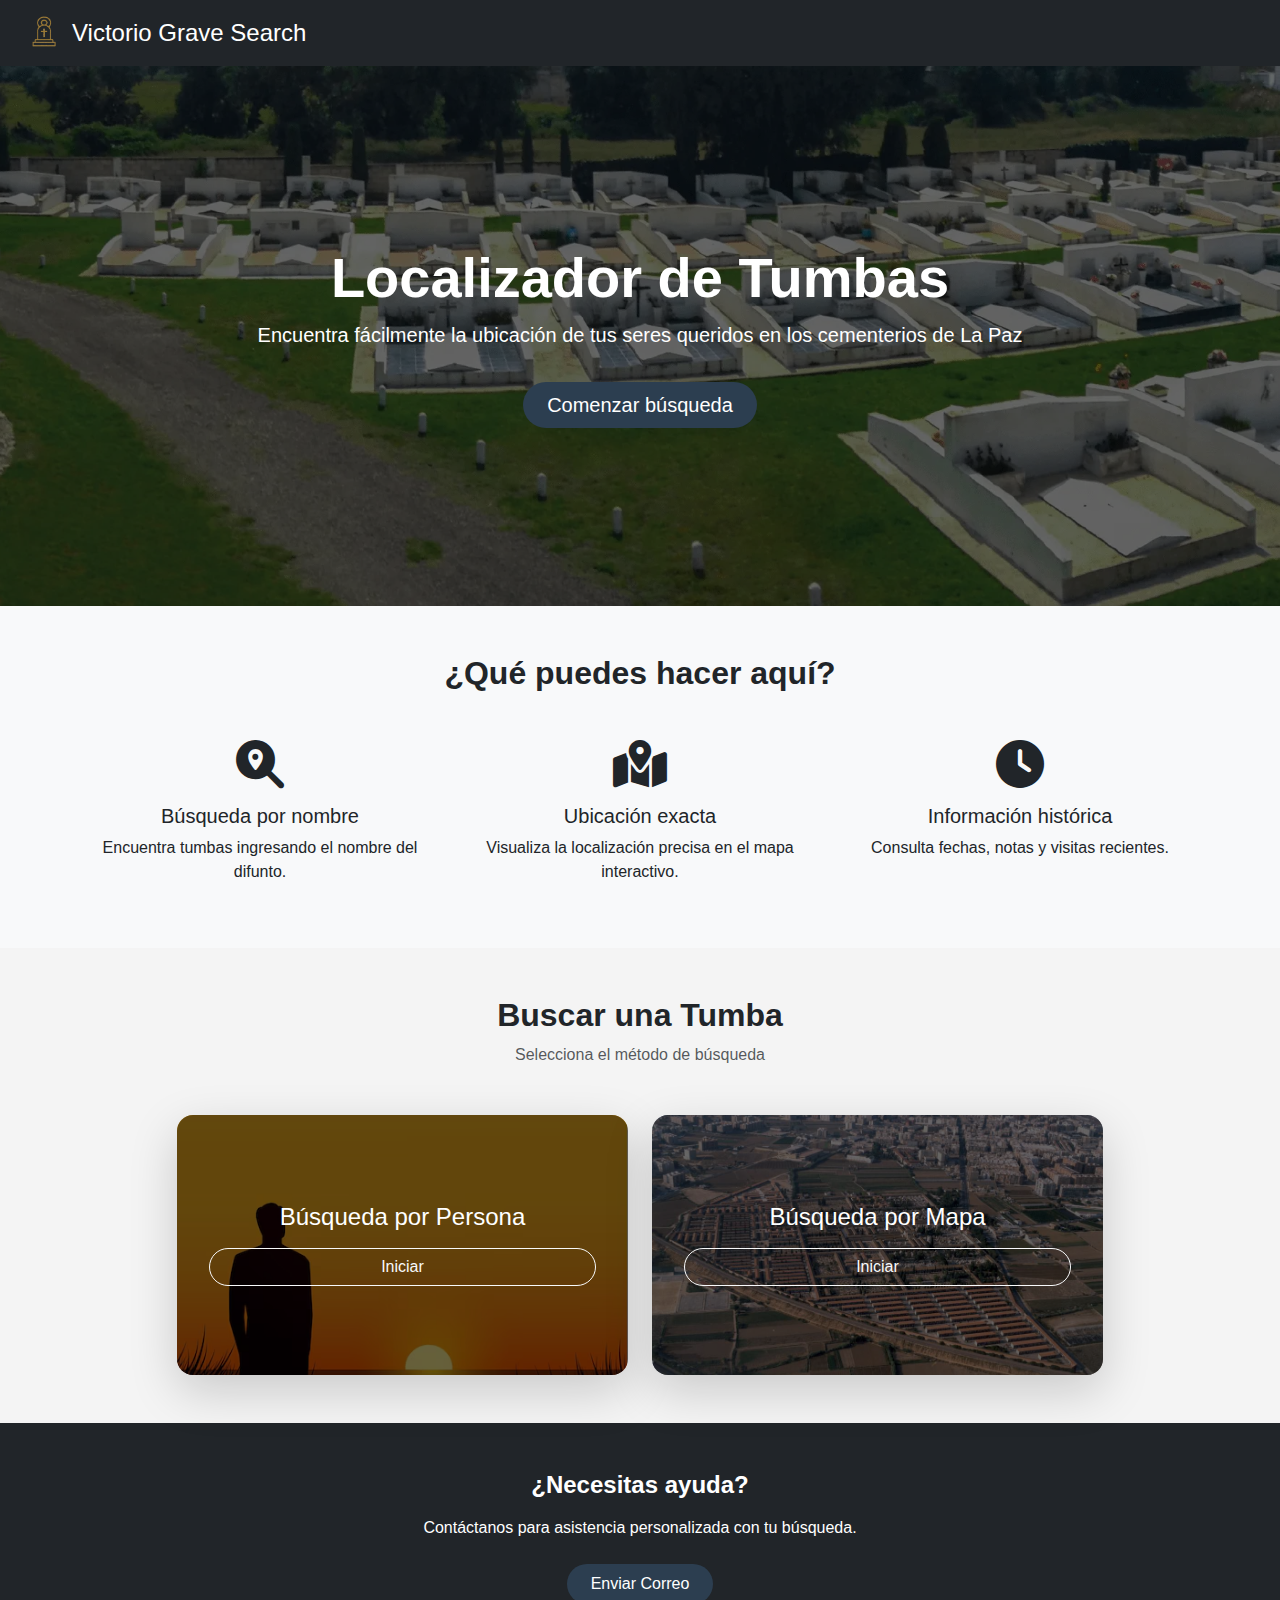
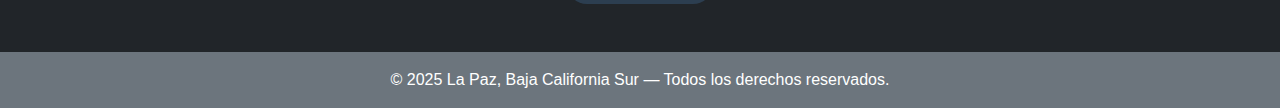
<file: index.html>
<!DOCTYPE html>
<html lang="es">
<head>
  <meta charset="UTF-8" />
  <meta name="viewport" content="width=device-width, initial-scale=1" />
  <title>Victorio Grave Search</title>

  <link href="https://cdn.jsdelivr.net/npm/bootstrap@5.3.3/dist/css/bootstrap.min.css" rel="stylesheet" />
  <link href="https://cdnjs.cloudflare.com/ajax/libs/font-awesome/6.5.0/css/all.min.css" rel="stylesheet">
  <link rel="stylesheet" href="css/index.css" />
</head>

<body>


  <nav class="navbar navbar-expand-lg navbar-dark bg-dark shadow-sm px-4">
    <a class="navbar-brand d-flex align-items-center" href="#">
      <img src="img/logo.png" alt="logo" width="40" height="40" class="me-2" />
      <span class="fs-4">Victorio Grave Search</span>
    </a>
    <button class="navbar-toggler" data-bs-toggle="collapse" data-bs-target="#navbarNav">
      <span class="navbar-toggler-icon"></span>
    </button>
  </nav>


  <header class="hero-section text-white text-center d-flex align-items-center justify-content-center">
    <div class="overlay"></div>
    <div class="position-relative z-1">
      <h1 class="display-4 fw-bold">Localizador de Tumbas</h1>
      <p class="lead">Encuentra fácilmente la ubicación de tus seres queridos en los cementerios de La Paz</p>
      <a href="#busqueda" class="btn btn-sober btn-lg mt-3 px-4 rounded-pill">Comenzar búsqueda</a>
    </div>
  </header>


  <section class="py-5 bg-light">
    <div class="container text-center">
      <h2 class="mb-5 fw-semibold">¿Qué puedes hacer aquí?</h2>
      <div class="row g-4">
        <div class="col-md-4">
          <i class="fas fa-search-location fa-3x mb-3 text-dark"></i>
          <h5>Búsqueda por nombre</h5>
          <p>Encuentra tumbas ingresando el nombre del difunto.</p>
        </div>
        <div class="col-md-4">
          <i class="fas fa-map-marked-alt fa-3x mb-3 text-dark"></i>
          <h5>Ubicación exacta</h5>
          <p>Visualiza la localización precisa en el mapa interactivo.</p>
        </div>
        <div class="col-md-4">
          <i class="fas fa-clock fa-3x mb-3 text-dark"></i>
          <h5>Información histórica</h5>
          <p>Consulta fechas, notas y visitas recientes.</p>
        </div>
      </div>
    </div>
  </section>

  <section id="busqueda" class="container py-5">
    <div class="text-center mb-5">
      <h2 class="fw-semibold">Buscar una Tumba</h2>
      <p class="text-muted">Selecciona el método de búsqueda</p>
    </div>
    <div class="row justify-content-center g-4">
      <div class="col-md-5">
        <div class="card shadow-lg card-img border-0" style="background-image: url('img/horizonte.avif');">
          <div class="card-overlay text-center d-flex flex-column justify-content-center">
            <h4 class="mb-3">Búsqueda por Persona</h4>
            <a href="src/consulta-persona.html" class="btn btn-outline-light rounded-pill px-4">Iniciar</a>
          </div>
        </div>
      </div>
      <div class="col-md-5">
        <div class="card shadow-lg card-img border-0" style="background-image: url('img/mapa.jpg');">
          <div class="card-overlay text-center d-flex flex-column justify-content-center">
            <h4 class="mb-3">Búsqueda por Mapa</h4>
            <a href="src/consulta-localizacion.html" class="btn btn-outline-light rounded-pill px-4">Iniciar</a>
          </div>
        </div>
      </div>
    </div>
  </section>

  
  <section class="bg-dark text-white py-5">
    <div class="container text-center">
      <h4 class="fw-semibold mb-3">¿Necesitas ayuda?</h4>
      <p>Contáctanos para asistencia personalizada con tu búsqueda.</p>
      <a href="mailto:contacto@victoriogravesearch.mx" class="btn btn-sober px-4 py-2 rounded-pill mt-2">Enviar Correo</a>
    </div>
  </section>
  
  <footer class="bg-secondary text-white text-center py-3">
    <div class="container">
      <p class="mb-0">© 2025 La Paz, Baja California Sur — Todos los derechos reservados.</p>
    </div>
  </footer>

  <script src="https://cdn.jsdelivr.net/npm/bootstrap@5.3.3/dist/js/bootstrap.bundle.min.js"></script>
</body>
</html>
</file>
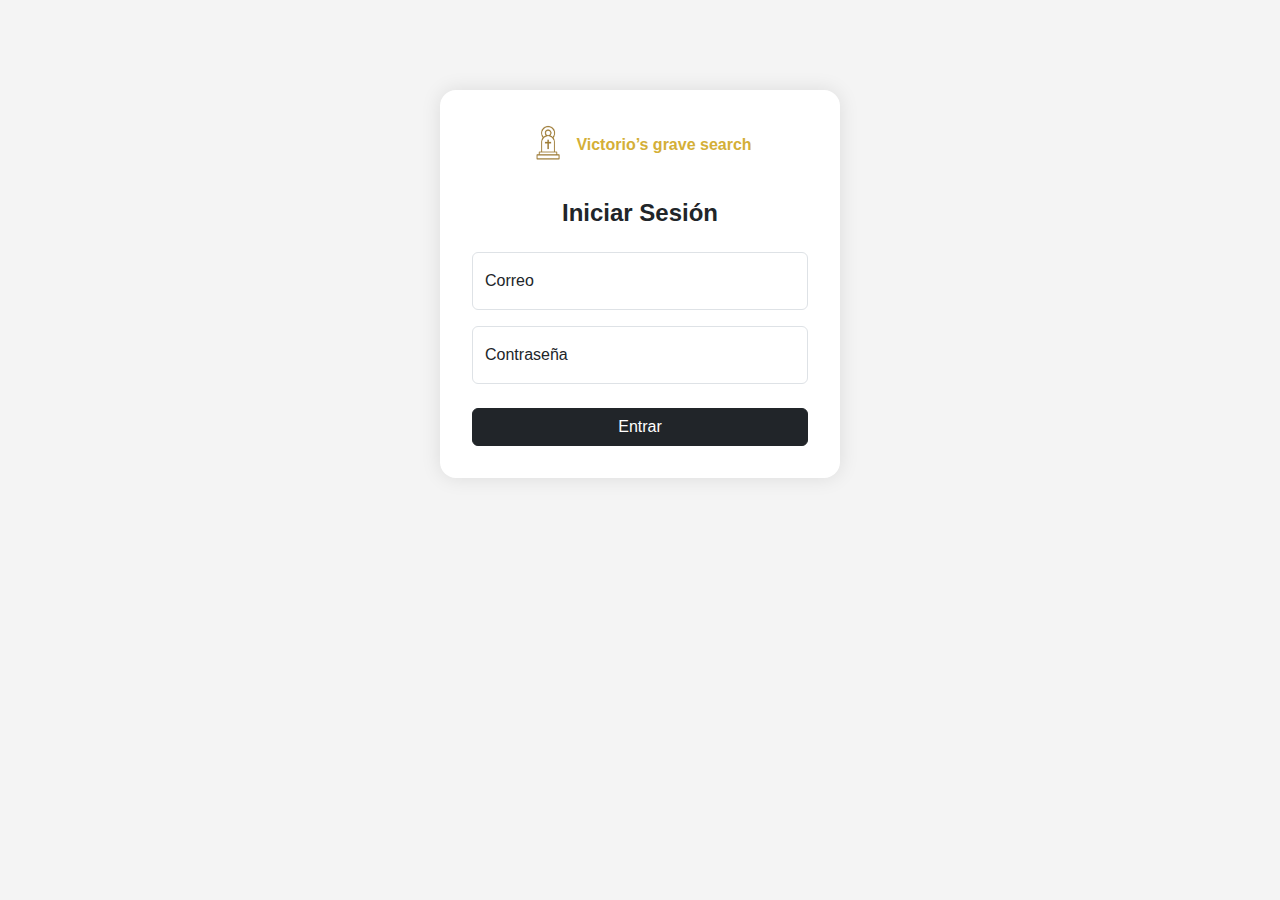
<file: src/admin-login.html>
<!DOCTYPE html>
<html lang="es">
<head>
  <meta charset="UTF-8">
  <meta name="viewport" content="width=device-width, initial-scale=1">
  <title>Admin Login - Victorio Grave Search</title>
  <link href="https://cdn.jsdelivr.net/npm/bootstrap@5.3.3/dist/css/bootstrap.min.css" rel="stylesheet">
  <style>
    body {
      background-color: #f4f4f4;
      font-family: 'Segoe UI', sans-serif;
    }
    .login-card {
      max-width: 400px;
      margin: auto;
      margin-top: 10vh;
      padding: 2rem;
      background-color: #fff;
      border-radius: 1rem;
      box-shadow: 0 0 20px rgba(0, 0, 0, 0.1);
    }
    .logo {
      display: flex;
      align-items: center;
      margin-bottom: 2rem;
      gap: 0.5rem;
      color: #d4af37;
      font-weight: 700;
    }
  </style>
</head>
<body>

  <div class="login-card text-center">
    <div class="logo justify-content-center">
      <img src="../img/logo.png" width="40" />
      Victorio’s grave search
    </div>
    <h4 class="mb-4 fw-bold">Iniciar Sesión</h4>
    <form>
      <div class="form-floating mb-3">
        <input type="email" class="form-control" id="correo" placeholder="Correo">
        <label for="correo">Correo</label>
      </div>
      <div class="form-floating mb-4">
        <input type="password" class="form-control" id="pass" placeholder="Contraseña">
        <label for="pass">Contraseña</label>
      </div>
      <button type="submit" class="btn btn-dark w-100">Entrar</button>
    </form>
  </div>

</body>
</html>
</file>
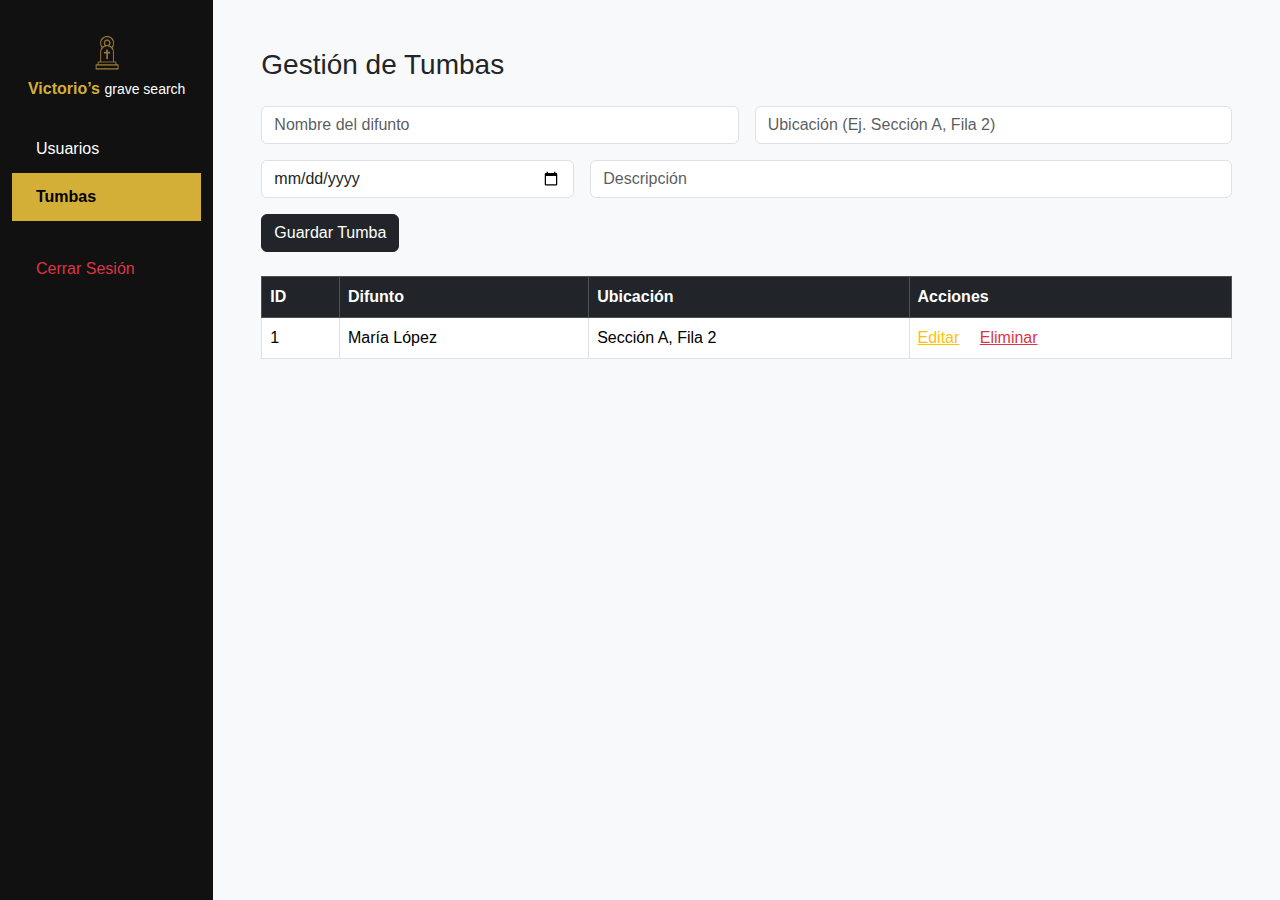
<file: src/admin-tumbas.html>
<!DOCTYPE html>
<html lang="es">
<head>
  <meta charset="UTF-8">
  <title>Panel Admin - Tumbas</title>
  <link href="https://cdn.jsdelivr.net/npm/bootstrap@5.3.3/dist/css/bootstrap.min.css" rel="stylesheet">
  <style>
    body {
      font-family: 'Segoe UI', sans-serif;
      background-color: #f8f9fa;
    }
    .sidebar {
      background-color: #111;
      color: white;
      min-height: 100vh;
      padding-top: 2rem;
    }
    .sidebar a {
      color: #fff;
      display: block;
      padding: 0.75rem 1.5rem;
      text-decoration: none;
    }
    .sidebar a:hover {
      background-color: #222;
    }
    .sidebar .active {
      background-color: #d4af37;
      color: black;
      font-weight: bold;
    }
    .text-gold {
      color: #d4af37;
    }
  </style>
</head>
<body>

<div class="container-fluid">
  <div class="row">
    <!-- Sidebar -->
    <nav class="col-md-3 col-lg-2 sidebar">
      <div class="text-center mb-4">
        <img src="../img/logo.png" width="40"><br>
        <span class="text-gold fw-bold">Victorio’s</span>
        <small>grave search</small>
      </div>
      <a href="admin-usuarios.html">Usuarios</a>
      <a class="active" href="#">Tumbas</a>
      <a href="admin-login.html" class="text-danger mt-4 d-block">Cerrar Sesión</a>
    </nav>

    <!-- Contenido -->
    <main class="col-md-9 col-lg-10 p-5">
      <h3 class="mb-4">Gestión de Tumbas</h3>

      <form class="row g-3 mb-4">
        <div class="col-md-6">
          <input type="text" class="form-control" placeholder="Nombre del difunto">
        </div>
        <div class="col-md-6">
          <input type="text" class="form-control" placeholder="Ubicación (Ej. Sección A, Fila 2)">
        </div>
        <div class="col-md-4">
          <input type="date" class="form-control" placeholder="Fecha de fallecimiento">
        </div>
        <div class="col-md-8">
          <input type="text" class="form-control" placeholder="Descripción">
        </div>
        <div class="col-12">
          <button class="btn btn-dark">Guardar Tumba</button>
        </div>
      </form>

      <table class="table table-bordered table-hover bg-white">
        <thead class="table-dark">
          <tr>
            <th>ID</th><th>Difunto</th><th>Ubicación</th><th>Acciones</th>
          </tr>
        </thead>
        <tbody>
          <tr>
            <td>1</td><td>María López</td><td>Sección A, Fila 2</td>
            <td>
              <a href="#" class="text-warning me-3">Editar</a>
              <a href="#" class="text-danger">Eliminar</a>
            </td>
          </tr>
        </tbody>
      </table>
    </main>
  </div>
</div>

</body>
</html>
</file>
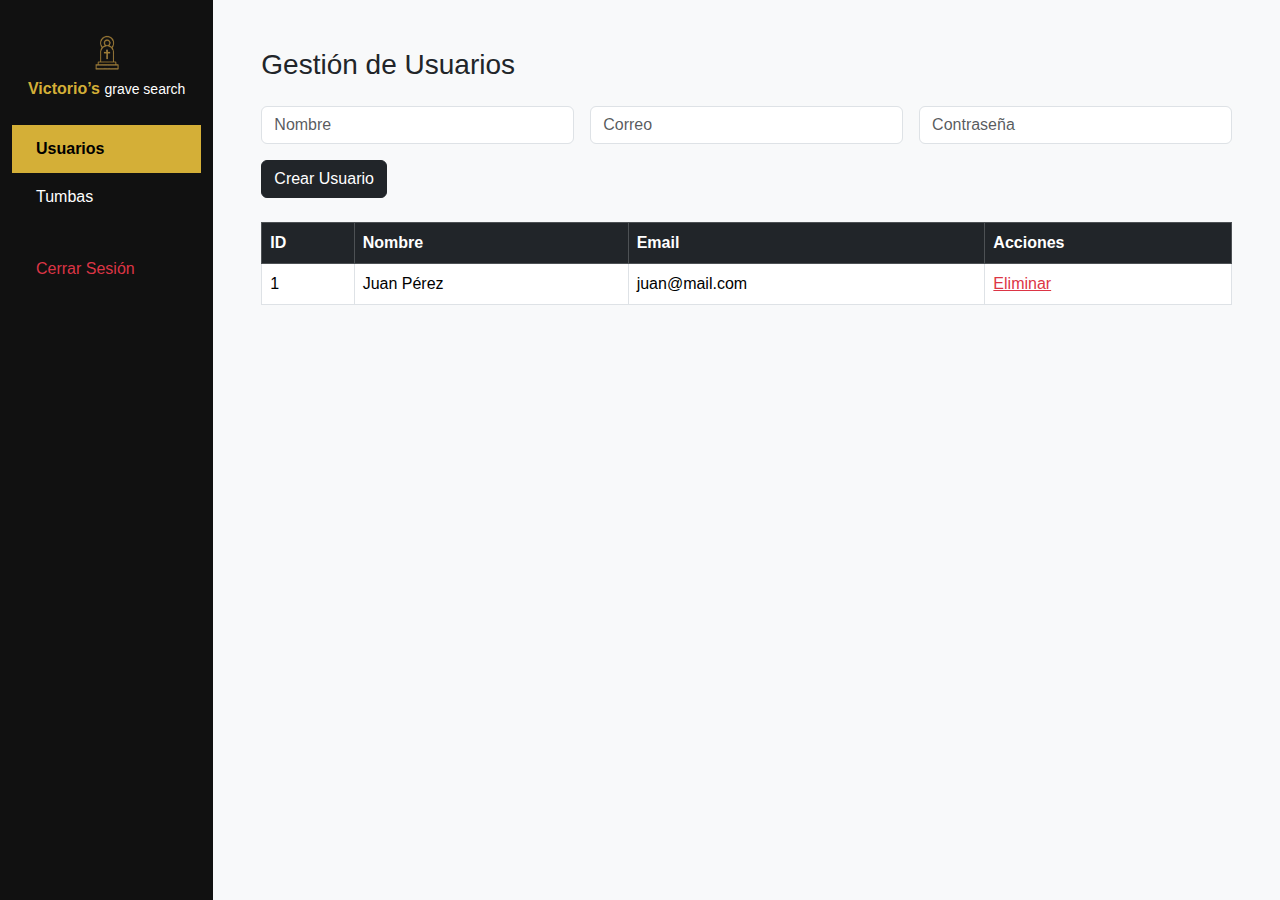
<file: src/admin-usuarios.html>
<!DOCTYPE html>
<html lang="es">
<head>
  <meta charset="UTF-8">
  <title>Panel Admin - Usuarios</title>
  <link href="https://cdn.jsdelivr.net/npm/bootstrap@5.3.3/dist/css/bootstrap.min.css" rel="stylesheet">
  <style>
    body {
      font-family: 'Segoe UI', sans-serif;
      background-color: #f8f9fa;
    }
    .sidebar {
      background-color: #111;
      color: white;
      min-height: 100vh;
      padding-top: 2rem;
    }
    .sidebar a {
      color: #fff;
      display: block;
      padding: 0.75rem 1.5rem;
      text-decoration: none;
    }
    .sidebar a:hover {
      background-color: #222;
    }
    .sidebar .active {
      background-color: #d4af37;
      color: black;
      font-weight: bold;
    }
    .text-gold {
      color: #d4af37;
    }
  </style>
</head>
<body>

<div class="container-fluid">
  <div class="row">
    <!-- Sidebar -->
    <nav class="col-md-3 col-lg-2 sidebar">
      <div class="text-center mb-4">
        <img src="../img/logo.png" width="40"><br>
        <span class="text-gold fw-bold">Victorio’s</span>
        <small>grave search</small>
      </div>
      <a class="active" href="#">Usuarios</a>
      <a href="admin-tumbas.html">Tumbas</a>
      <a href="admin-login.html" class="text-danger mt-4 d-block">Cerrar Sesión</a>
    </nav>

    <!-- Contenido -->
    <main class="col-md-9 col-lg-10 p-5">
      <h3 class="mb-4">Gestión de Usuarios</h3>

      <form class="row g-3 mb-4">
        <div class="col-md-4">
          <input type="text" class="form-control" placeholder="Nombre">
        </div>
        <div class="col-md-4">
          <input type="email" class="form-control" placeholder="Correo">
        </div>
        <div class="col-md-4">
          <input type="password" class="form-control" placeholder="Contraseña">
        </div>
        <div class="col-12">
          <button class="btn btn-dark">Crear Usuario</button>
        </div>
      </form>

      <table class="table table-bordered table-hover bg-white">
        <thead class="table-dark">
          <tr>
            <th>ID</th><th>Nombre</th><th>Email</th><th>Acciones</th>
          </tr>
        </thead>
        <tbody>
          <tr>
            <td>1</td><td>Juan Pérez</td><td>juan@mail.com</td>
            <td><a href="#" class="text-danger">Eliminar</a></td>
          </tr>
        </tbody>
      </table>
    </main>
  </div>
</div>

</body>
</html>
</file>
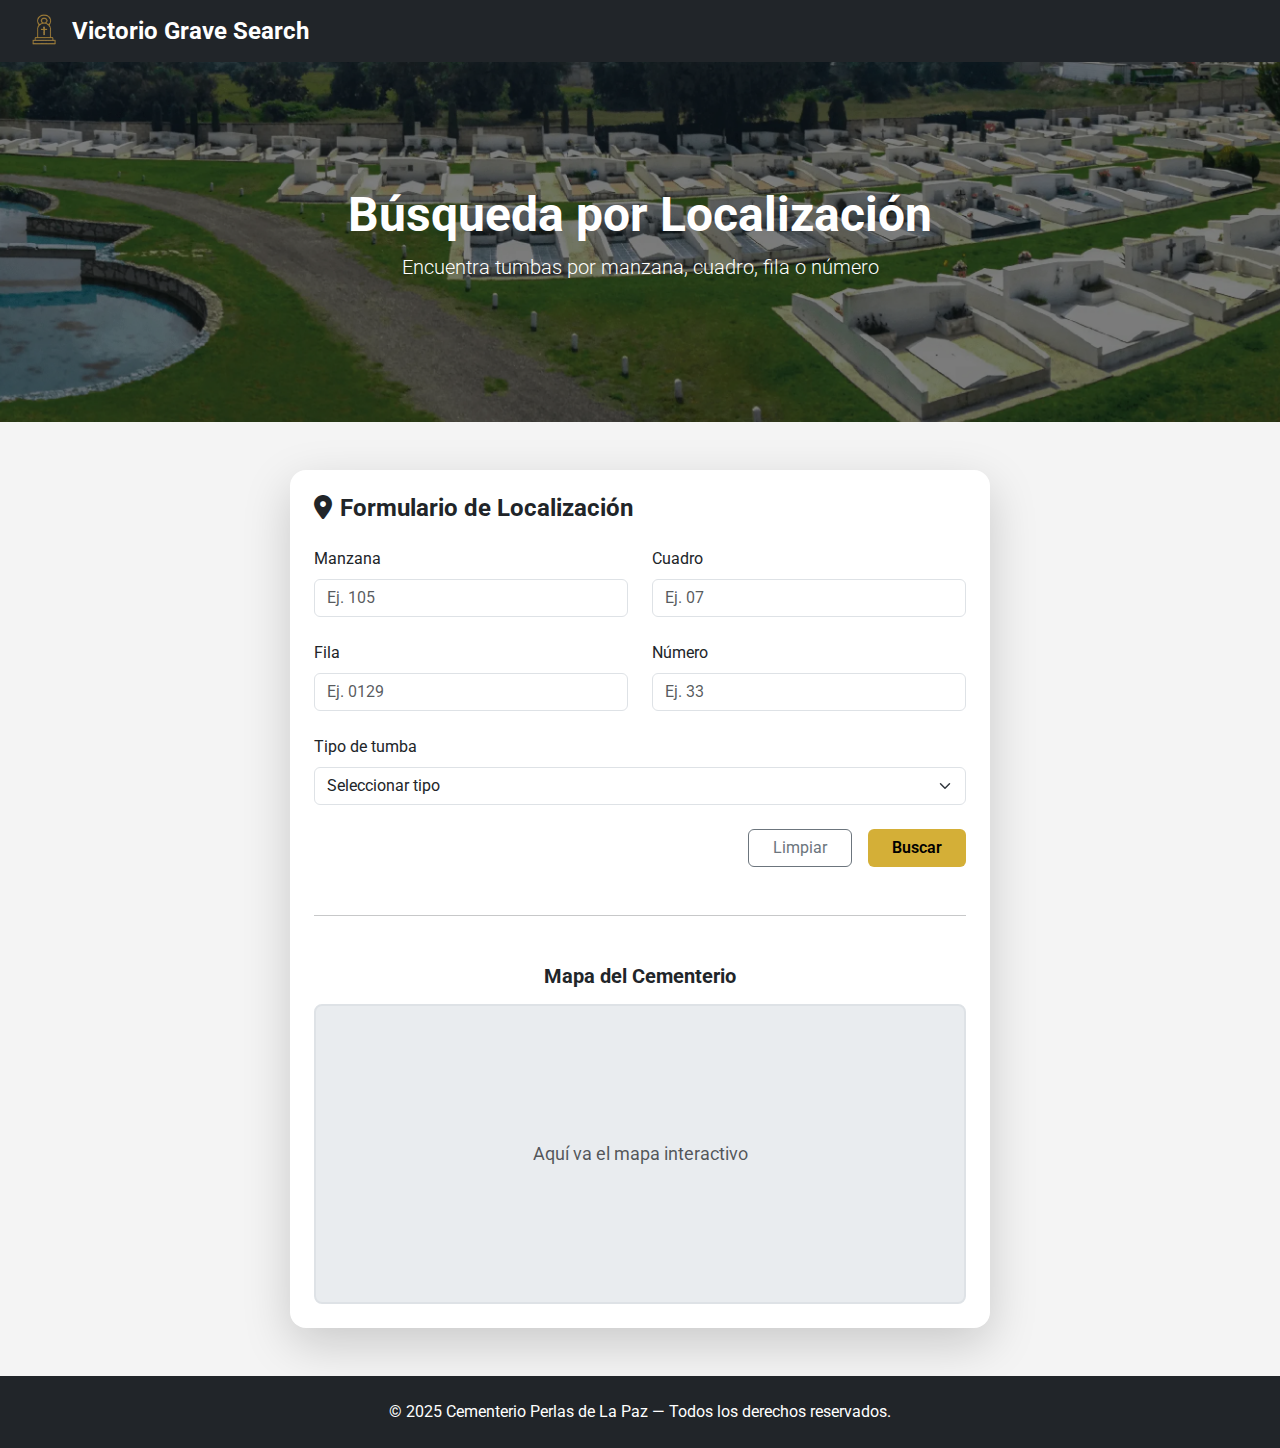
<file: src/consulta-localizacion.html>
<!DOCTYPE html>
<html lang="es">
<head>
  <meta charset="UTF-8" />
  <meta name="viewport" content="width=device-width, initial-scale=1" />
  <title>Victorio Grave Search - Localización</title>

  <link href="https://cdn.jsdelivr.net/npm/bootstrap@5.3.3/dist/css/bootstrap.min.css" rel="stylesheet" />
  <link href="https://cdnjs.cloudflare.com/ajax/libs/font-awesome/6.5.0/css/all.min.css" rel="stylesheet" />
  <link rel="stylesheet" href="../css/consulta-localizacion.css" />
</head>

<body>

  <nav class="navbar navbar-dark bg-dark shadow-sm px-4">
    <div class="d-flex align-items-center">
      <a href="../index.html"><img src="../img/logo.png" alt="logo" class="me-2" width="40" height="40" /></a>
      <span class="navbar-brand fs-4 fw-bold">Victorio Grave Search</span>
    </div>
  </nav>

  <!-- Banner -->
  <section class="bg-image-banner d-flex align-items-center justify-content-center text-white text-center">
    <div class="bg-overlay"></div>
    <div class="banner-content position-relative z-2">
      <h1 class="fw-bold display-5">Búsqueda por Localización</h1>
      <p class="lead">Encuentra tumbas por manzana, cuadro, fila o número</p>
    </div>
  </section>

  <!-- Contenido -->
  <main class="container my-5">
    <div class="bg-white shadow-lg rounded-4 p-4 mx-auto" style="max-width: 700px;">
      <h4 class="fw-bold mb-4"><i class="fas fa-map-marker-alt me-2"></i>Formulario de Localización</h4>
      <form>
        <div class="row g-4">
          <div class="col-md-6">
            <label class="form-label">Manzana</label>
            <input type="text" class="form-control" placeholder="Ej. 105">
          </div>
          <div class="col-md-6">
            <label class="form-label">Cuadro</label>
            <input type="text" class="form-control" placeholder="Ej. 07">
          </div>
          <div class="col-md-6">
            <label class="form-label">Fila</label>
            <input type="text" class="form-control" placeholder="Ej. 0129">
          </div>
          <div class="col-md-6">
            <label class="form-label">Número</label>
            <input type="text" class="form-control" placeholder="Ej. 33">
          </div>
        </div>

        <div class="mt-4">
          <label class="form-label">Tipo de tumba</label>
          <select class="form-select">
            <option selected disabled>Seleccionar tipo</option>
            <option>Tumba individual</option>
            <option>Cripta familiar</option>
            <option>Mausoleo</option>
          </select>
        </div>

        <div class="d-flex justify-content-end gap-3 mt-4">
          <button type="reset" class="btn btn-outline-secondary px-4">Limpiar</button>
          <button type="submit" class="btn btn-gold px-4">Buscar</button>
        </div>
      </form>

      <hr class="my-5" />

      <h5 class="text-center fw-bold mb-3">Mapa del Cementerio</h5>
      <div class="map-placeholder border border-2 rounded-3" style="height: 300px; background-color: #e9ecef; display: flex; align-items: center; justify-content: center;">
        <span class="text-muted">Aquí va el mapa interactivo</span>
      </div>
    </div>
  </main>

  <!-- Footer -->
  <footer class="bg-dark text-white text-center py-4 mt-5">
    © 2025 Cementerio Perlas de La Paz — Todos los derechos reservados.
  </footer>

  <script src="https://cdn.jsdelivr.net/npm/bootstrap@5.3.3/dist/js/bootstrap.bundle.min.js"></script>
</body>
</html>
</file>
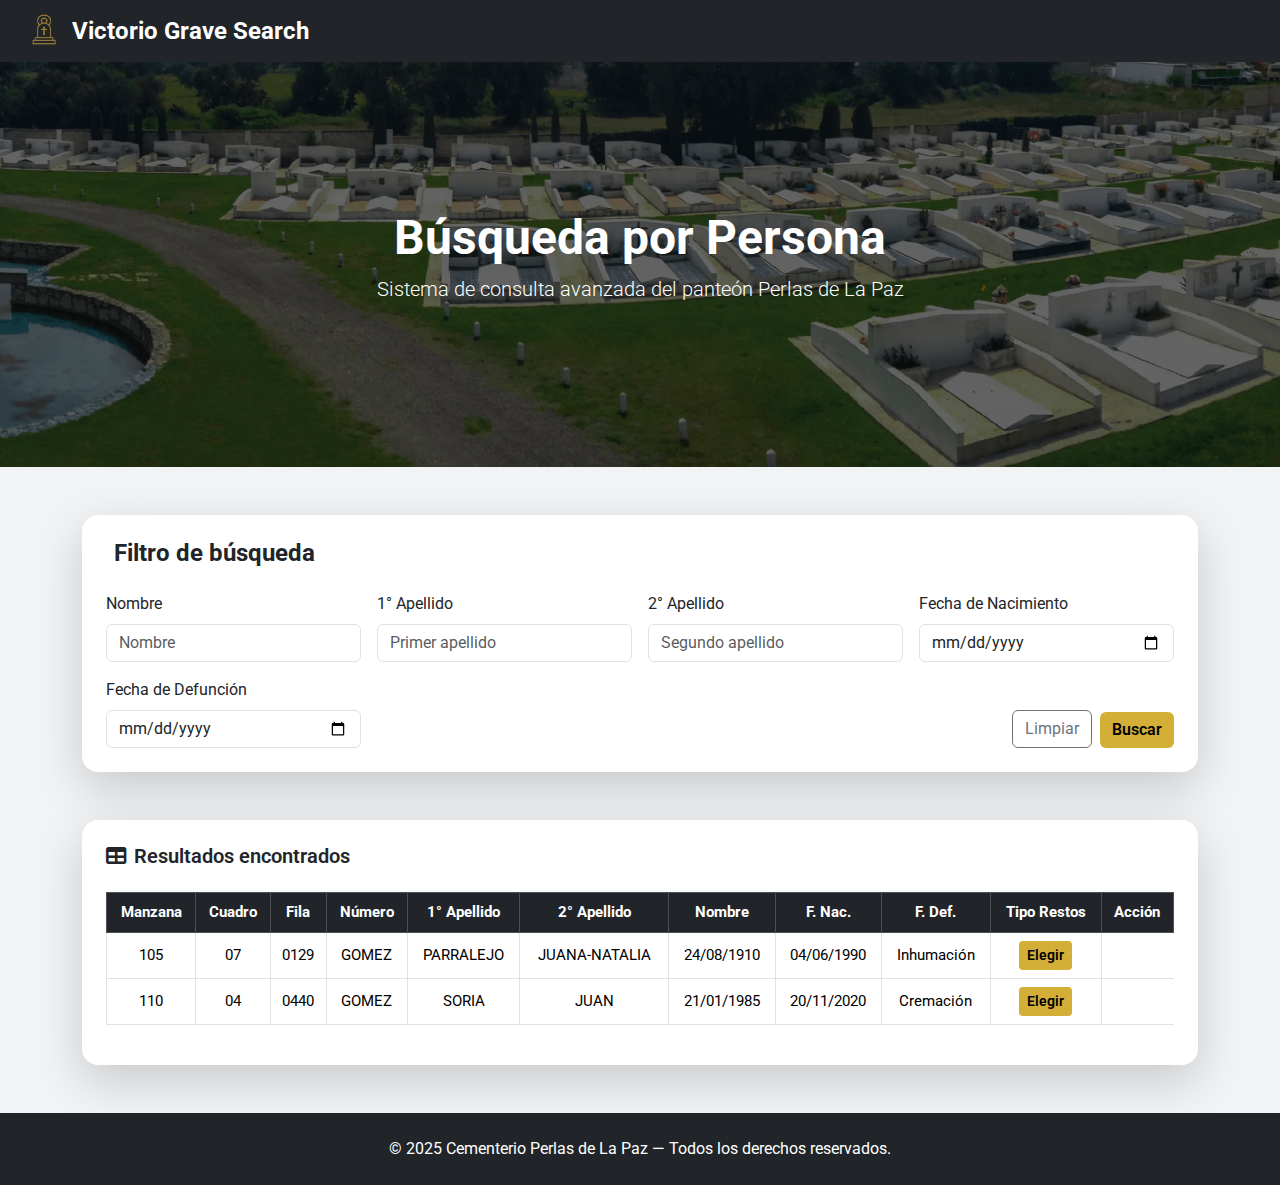
<file: src/consulta-persona.html>
<!DOCTYPE html>
<html lang="es">
<head>
  <meta charset="UTF-8" />
  <meta name="viewport" content="width=device-width, initial-scale=1" />
  <title>Búsqueda por Persona</title>

  <link href="https://cdn.jsdelivr.net/npm/bootstrap@5.3.3/dist/css/bootstrap.min.css" rel="stylesheet" />
  <link href="https://cdnjs.cloudflare.com/ajax/libs/font-awesome/6.5.0/css/all.min.css" rel="stylesheet">
  <link rel="stylesheet" href="../css/consulta-persona.css" />
</head>
<body>

  
  <nav class="navbar navbar-dark bg-dark shadow-sm px-4">
    <div class="d-flex align-items-center">
      <a href="../index.html"><img src="../img/logo.png" alt="logo" class="me-2" width="40" height="40" /></a>
      <span class="navbar-brand fs-4 fw-bold">Victorio Grave Search</span>
    </div>
  </nav>

  <!-- Hero -->
  <header class="hero-banner d-flex align-items-center justify-content-center text-white text-center">
    <div class="overlay"></div>
    <div class="z-1 position-relative">
      <h1 class="display-5 fw-bold">Búsqueda por Persona</h1>
      <p class="lead">Sistema de consulta avanzada del panteón Perlas de La Paz</p>
    </div>
  </header>

  <!-- Contenido -->
  <main class="container my-5">
    <div class="search-panel shadow-lg rounded-4 p-4 bg-white mb-5">
      <h4 class="fw-bold mb-4"><i class="fas fa-user-search me-2"></i>Filtro de búsqueda</h4>
      <form class="row g-3">
        <div class="col-md-3">
          <label class="form-label">Nombre</label>
          <input type="text" class="form-control" placeholder="Nombre">
        </div>
        <div class="col-md-3">
          <label class="form-label">1° Apellido</label>
          <input type="text" class="form-control" placeholder="Primer apellido">
        </div>
        <div class="col-md-3">
          <label class="form-label">2° Apellido</label>
          <input type="text" class="form-control" placeholder="Segundo apellido">
        </div>
        <div class="col-md-3">
          <label class="form-label">Fecha de Nacimiento</label>
          <input type="date" class="form-control">
        </div>
        <div class="col-md-3">
          <label class="form-label">Fecha de Defunción</label>
          <input type="date" class="form-control">
        </div>
        <div class="col-md-9 d-flex align-items-end justify-content-end gap-2 mt-4">
          <button type="reset" class="btn btn-outline-secondary">Limpiar</button>
          <button type="submit" class="btn btn-gold">Buscar</button>
        </div>
      </form>
    </div>

    <div class="results-table bg-white shadow-lg rounded-4 p-4">
      <h5 class="fw-semibold mb-4"><i class="fas fa-table me-2"></i>Resultados encontrados</h5>
      <div class="table-responsive">
        <table class="table table-bordered text-center align-middle">
          <thead class="table-dark">
            <tr>
              <th>Manzana</th>
              <th>Cuadro</th>
              <th>Fila</th>
              <th>Número</th>
              <th>1° Apellido</th>
              <th>2° Apellido</th>
              <th>Nombre</th>
              <th>F. Nac.</th>
              <th>F. Def.</th>
              <th>Tipo Restos</th>
              <th>Acción</th>
            </tr>
          </thead>
          <tbody>
            <tr>
              <td>105</td>
              <td>07</td>
              <td>0129</td>
              <td>GOMEZ</td>
              <td>PARRALEJO</td>
              <td>JUANA-NATALIA</td>
              <td>24/08/1910</td>
              <td>04/06/1990</td>
              <td>Inhumación</td>
              <td><button class="btn btn-gold btn-sm">Elegir</button></td>
            </tr>
            <tr>
              <td>110</td>
              <td>04</td>
              <td>0440</td>
              <td>GOMEZ</td>
              <td>SORIA</td>
              <td>JUAN</td>
              <td>21/01/1985</td>
              <td>20/11/2020</td>
              <td>Cremación</td>
              <td><button class="btn btn-gold btn-sm">Elegir</button></td>
            </tr>
          </tbody>
        </table>
      </div>
    </div>
  </main>

  <!-- Footer -->
  <footer class="bg-dark text-white text-center py-4 mt-5">
    © 2025 Cementerio Perlas de La Paz — Todos los derechos reservados.
  </footer>

  <script src="https://cdn.jsdelivr.net/npm/bootstrap@5.3.3/dist/js/bootstrap.bundle.min.js"></script>
</body>
</html>
</file>
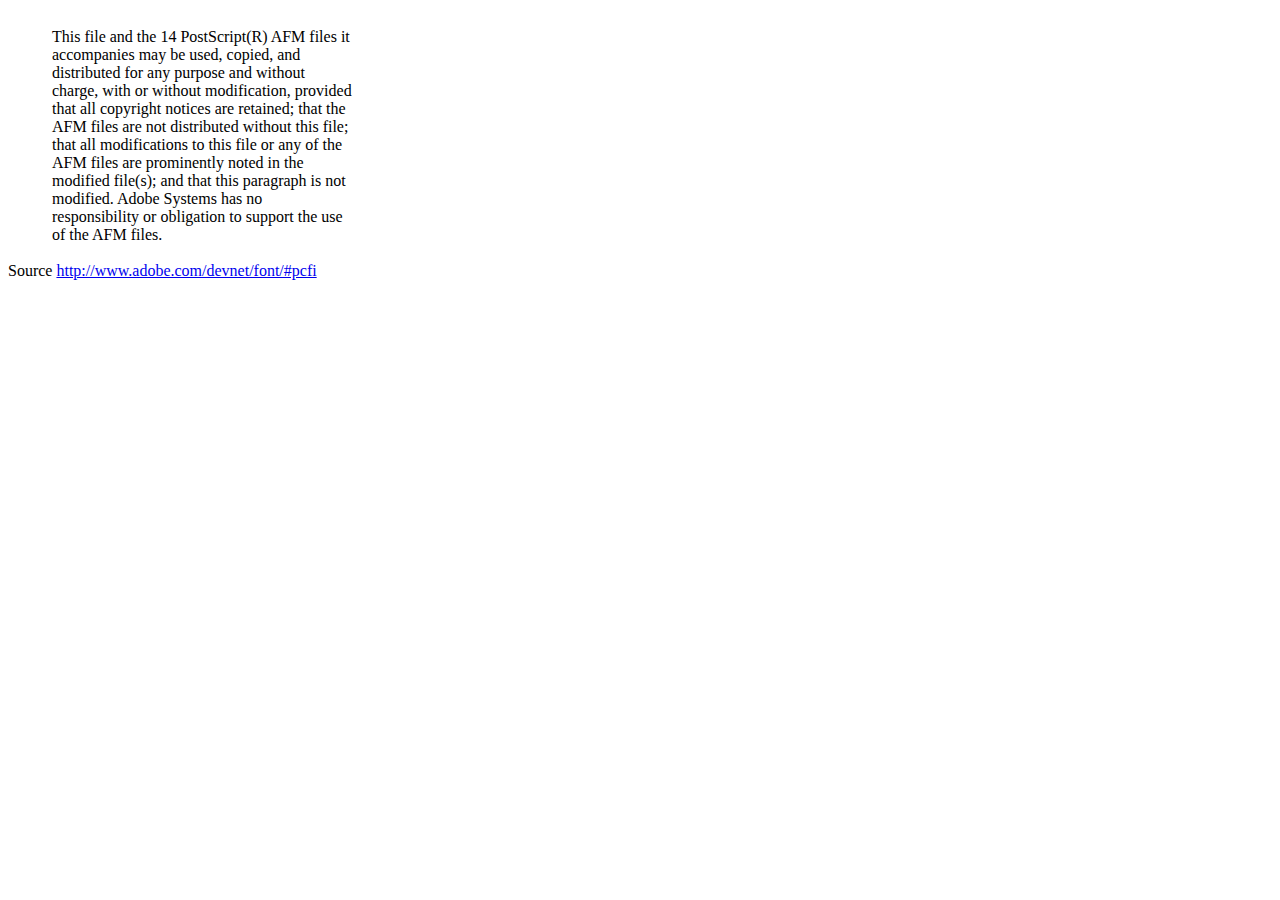
<file: vendor/dompdf/dompdf/lib/fonts/mustRead.html>
<html>
	<head>
		<meta http-equiv="content-type" content="text/html;charset=iso-8859-1">
		<meta name="generator" content="Adobe GoLive 4">
		<title>Core 14 AFM Files - ReadMe</title>
	</head>
	<body bgcolor="white">
		<font color="white">or</font>
		<table border="0" cellpadding="0" cellspacing="2">
			<tr>
				<td width="40"></td>
				<td width="300">This file and the 14 PostScript(R) AFM files it accompanies may be used, copied, and distributed for any purpose and without charge, with or without modification, provided that all copyright notices are retained; that the AFM files are not distributed without this file; that all modifications to this file or any of the AFM files are prominently noted in the modified file(s); and that this paragraph is not modified. Adobe Systems has no responsibility or obligation to support the use of the AFM files. <font color="white">Col</font></td>
			</tr>
		</table>
		<p>Source <a href="http://www.adobe.com/devnet/font/#pcfi">http://www.adobe.com/devnet/font/#pcfi</a></p>
</body>
</html>
</file>
<file: css/index.css>
body {
  font-family: 'Roboto', sans-serif;
  background-color: #f4f4f4;
}

/* Hero */
.hero-section {
  position: relative;
  height: 60vh;
  background-image: url('../img/cementerio.webp');
  background-size: cover;
  background-position: center;
}

.hero-section .overlay {
  position: absolute;
  inset: 0;
  background-color: rgba(0, 0, 0, 0.6);
}

/* Cards */
.card-img {
  height: 260px;
  background-size: cover;
  background-position: center;
  border-radius: 1rem;
  overflow: hidden;
  transition: transform 0.3s;
}

.card-img:hover {
  transform: scale(1.02);
}

.card-overlay {
  background-color: rgba(0, 0, 0, 0.6);
  color: #fff;
  height: 100%;
  padding: 2rem;
  transition: background-color 0.3s;
}

.card-overlay:hover {
  background-color: rgba(0, 0, 0, 0.75);
}

/* Buttons */
.btn-sober {
  background-color: #2c3e50;
  color: #fff;
  font-weight: 500;
  border: none;
}

.btn-sober:hover {
  background-color: #1a252f;
  transform: scale(1.03);
  transition: 0.3s ease;
}
</file>
<file: css/consulta-localizacion.css>
@import url('https://fonts.googleapis.com/css2?family=Roboto:wght@400;700&display=swap');

body {
  font-family: 'Roboto', sans-serif;
  background-color: #f4f4f4;
}

.navbar-brand {
  font-weight: bold;
}

.bg-image-banner {
  position: relative;
  background-image: url('../img/cementerio.webp');
  background-size: cover;
  background-position: center;
  height: 40vh;
}

.bg-overlay {
  position: absolute;
  top: 0; right: 0; bottom: 0; left: 0;
  background-color: rgba(0, 0, 0, 0.5);
}

.banner-content {
  position: relative;
  z-index: 2;
}

.btn-gold {
  background-color: #d4af37;
  color: #000;
  font-weight: 600;
  border: none;
  transition: all 0.3s ease-in-out;
}

.btn-gold:hover {
  background-color: #b78b00;
  transform: scale(1.03);
}

.map-placeholder {
  font-size: 1.1rem;
}
</file>
<file: css/consulta-persona.css>
@import url('https://fonts.googleapis.com/css2?family=Roboto:wght@300;400;700&display=swap');

body {
  font-family: 'Roboto', sans-serif;
  background-color: #f1f3f5;
}

/* Hero */
.hero-banner {
  height: 45vh;
  background-image: url('../img/cementerio.webp');
  background-size: cover;
  background-position: center;
  position: relative;
}

.overlay {
  position: absolute;
  inset: 0;
  background-color: rgba(0, 0, 0, 0.6);
}

/* Botón dorado */
.btn-gold {
  background-color: #d4af37;
  color: #000;
  font-weight: 600;
  border: none;
  transition: all 0.3s ease-in-out;
}

.btn-gold:hover {
  background-color: #bfa133;
  transform: scale(1.03);
}

/* Paneles */
.search-panel,
.results-table {
  background-color: #fff;
  border-radius: 1rem;
}

/* Tabla */
.table th, .table td {
  vertical-align: middle;
  font-size: 0.95rem;
}

.table-hover tbody tr:hover {
  background-color: #f8f9fa;
}
</file>
